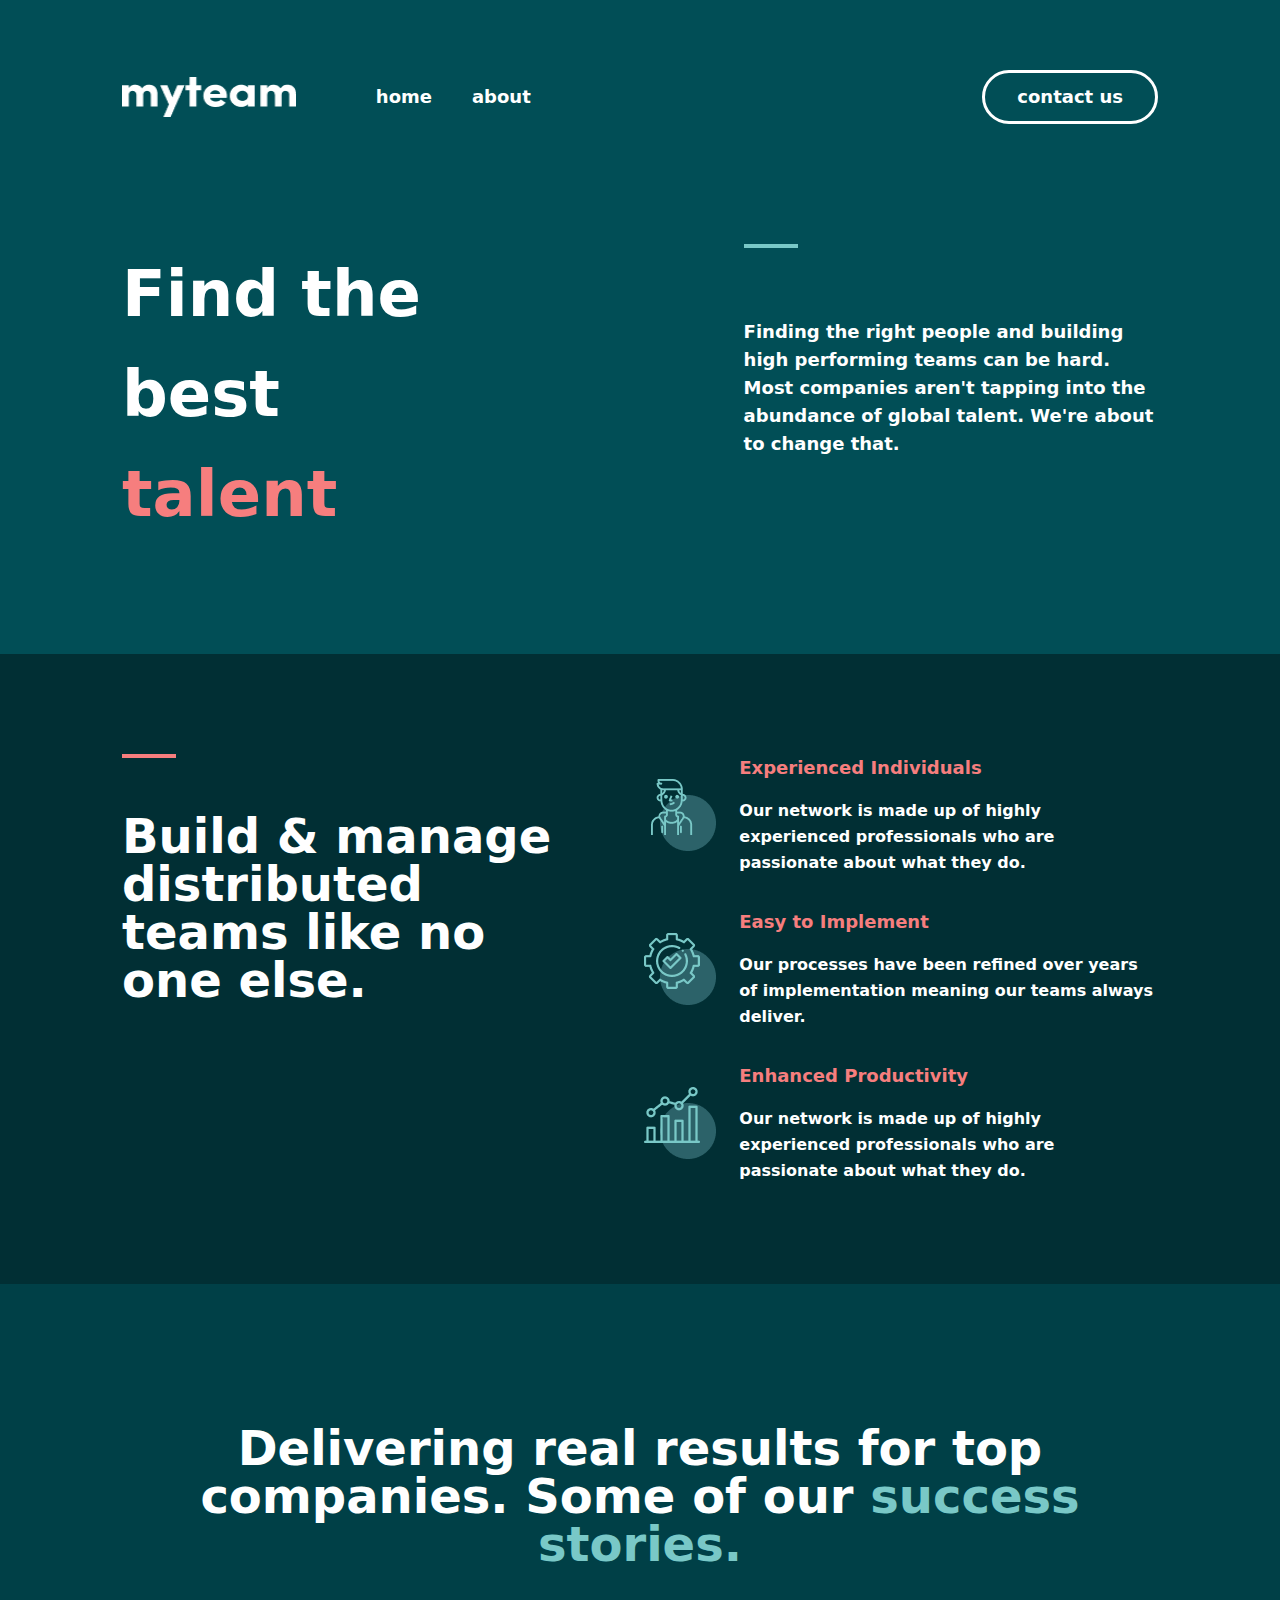
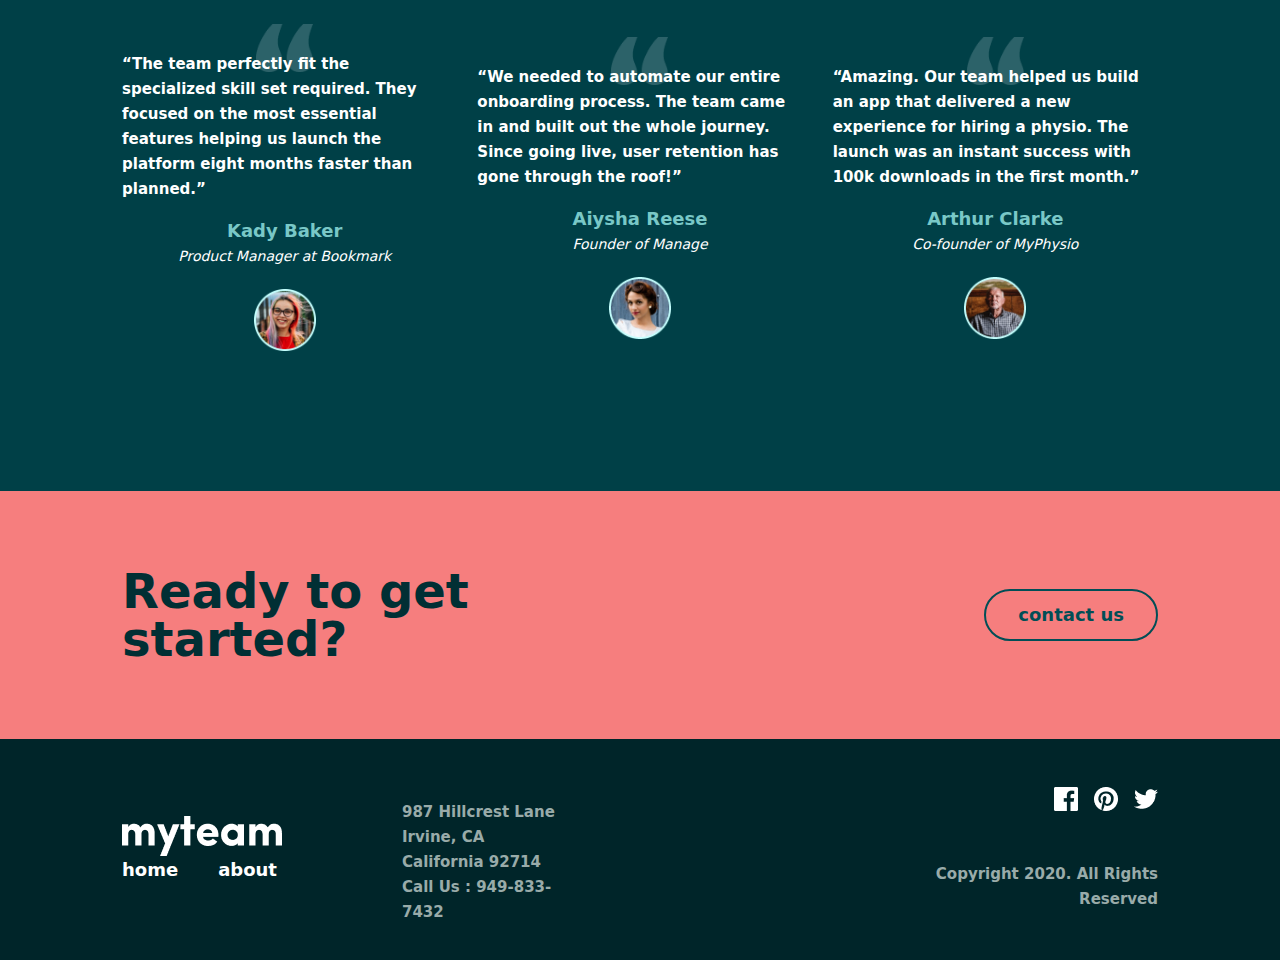
<file: index.html>
<!DOCTYPE html>
<html lang="en">
<head>
    <meta charset="UTF-8">
    <meta name="viewport" content="width=device-width, initial-scale=1.0">
    <link rel="stylesheet" href="./css/main.min.css">
    <title>myteam</title>
</head>
<body>
    
    <header class="header" id="header">
        <div class="container">
            <section class="navbar">
                <div class="navbar__logo">
                    <img src="./assets/img/logo.png" alt="">
                </div>
                <div class="navbar__block">
                    <ul class="navbar__collection">
                        <li class="navbar__item">
                            <a href="./pages/home.html">
                                <span>
                                    home
                                </span>
                            </a>
                        </li>
                        <li class="navbar__item">
                            <a href="./pages/about.html">
                                <span>
                                    about
                                </span>
                            </a>
                        </li>
                    </ul>
                    <button class="navbar__btn">
                        <span>
                            contact us
                        </span>
                    </button>
                </div>
                <div onclick="showMenu()" class="navbar__menu">
                    <span></span>
                    <span></span>
                    <span></span>
                </div>
            </section>
        </div>
    </header>
    
    <main class="main" id="main">
        <section class="hero">
            <div class="container">
                <div class="hero__block">
                    <div class="hero__subtitle">
                        <p>
                            Find the best <span>talent</span>
                        </p>
                    </div>
                    <div class="hero__desc">
                        <p>
                            Finding the right people and building high performing teams can be hard. Most companies aren't tapping into the abundance of global talent. We're about to change that.
                        </p>
                    </div>
                </div>
            </div>
        </section>
        <section class="distributed">
            <div class="container">
                <div class="distributed__block">
                    <div class="distributed__subtitle">
                        <p>
                            Build & manage distributed teams like no one else.
                        </p>
                    </div> 
                    <div class="distributed__wrapper">
                            <div class="distributed__card">
                                <div class="distributed__img">
                                <img src="./assets/img/distributed-1.png" alt="">
                                </div>
                                <div class="distributed__desc">
                                    <div class="distributed__title">
                                    <p>
                                        Experienced Individuals
                                    </p>
                                </div>
                                    <div class="distributed__text">
                                    <p>
                                        Our network is made up of highly experienced professionals who are passionate about what they do.
                                    </p>
                                </div>
                                </div>
                            </div>
                            <div class="distributed__card">
                                <div class="distributed__img">
                                <img src="./assets/img/distributed-2.png" alt="">
                                </div>
                                <div class="distributed__desc">
                                    <div class="distributed__title">
                                    <p>
                                        Easy to Implement
                                    </p>
                                </div>
                                    <div class="distributed__text">
                                    <p>
                                        Our processes have been refined over years of implementation meaning our teams always deliver.
                                    </p>
                                </div>
                                </div>
                            </div>
                            <div class="distributed__card">
                                <div class="distributed__img">
                                <img src="./assets/img/distributed-3.png" alt="">
                                </div>
                                <div class="distributed__desc">
                                    <div class="distributed__title">
                                    <p>
                                        Enhanced Productivity 
                                    </p>
                                </div>
                                    <div class="distributed__text">
                                    <p>
                                        Our network is made up of highly experienced professionals who are passionate about what they do.
                                    </p>
                                </div>
                                </div>
                            </div>
                    </div>
                </div>
            </div>
        </section>
        <section class="results">
            <div class="container">
                <div class="results__block">
                    <div class="results__subtitle">
                        <p>
                            Delivering real results for top companies. Some of our <span>success stories.</span> 
                        </p>
                    </div>
                    <div class="results__wrapper">
                        <div class="results__card">
                            <div class="results__text">
                                <p>
                                    “The team perfectly fit the specialized skill set required. They focused on the most essential features helping us launch the platform eight months faster than planned.”
                                </p>
                            </div>
                            <div class="results__desc">
                                <p>
                                    Kady Baker
                                </p>
                                <i>
                                    Product Manager at Bookmark
                                </i>
                            </div>
                            <div class="results__img">
                                <img src="./assets/img/results-1.png" alt="">
                            </div>
                        </div>
                        <div class="results__card">
                            <div class="results__text">
                                <p>
                                    “We needed to automate our entire onboarding process. The team came in and built out the whole journey. Since going live, user retention has gone through the roof!”
                                </p>
                            </div>
                            <div class="results__desc">
                                <p>
                                    Aiysha Reese 
                                </p>
                                <i>
                                    Founder of Manage
                                </i>
                            </div>
                            <div class="results__img">
                                <img src="./assets/img/results-2.png" alt="">
                            </div>
                        </div>
                        <div class="results__card">
                            <div class="results__text">
                                <p>
                                    “Amazing. Our team helped us build an app that delivered a new experience for hiring a physio. The launch was an instant success with 100k downloads in the first month.”
                                </p>
                            </div>
                            <div class="results__desc">
                                <p>
                                    Arthur Clarke 
                                </p>
                                <i>
                                    Co-founder of MyPhysio
                                </i>
                            </div>
                            <div class="results__img">
                                <img src="./assets/img/results-3.png" alt="">
                            </div>
                        </div>
                    </div>
                </div>
            </div>
        </section>
        <section class="started">
            <div class="container">
                <div class="started__block">
                    <div class="started__desc">
                        <p>
                            Ready to get started?
                        </p>
                    </div>
                    <div class="started__btn">
                        <span>
                            contact us
                        </span>
                    </div>
                </div>
            </div>
        </section>
    </main>

    <footer class="footer" id="footer">
        <div class="container">
            <div class="footer__block">
                <div class="footer__title">
                    <div class="footer__logo">
                        <img src="./assets/img/logo.png" alt="">
                        <ul class="footer__collection">
                            <li class="footer__item">
                                <a href="#">
                                    <span>
                                        home
                                    </span>
                                </a>
                            </li>
                            <li class="footer__item">
                                <a href="#">
                                    <span>
                                        about
                                    </span>
                                </a>
                            </li>
                        </ul>
                    </div>
                    <div class="footer__desc">
                        <p>
                            987  Hillcrest Lane
                        </p>
                        <p>
                            Irvine, CA
                        </p>
                        <p>
                            California 92714
                        </p>
                        <p>
                            Call Us : 949-833-7432
                        </p>
                    </div>
                </div>
                <div class="footer__location">
                    <div class="footer__icons">
                        <img src="./assets/img/faceebook.png" alt="">
                        <img src="./assets/img/d.png" alt="">
                        <img src="./assets/img/twitter.png" alt="">
                    </div>
                    <p>
                        Copyright 2020. All Rights Reserved
                    </p>
                </div>
            </div>
        </div>
    </footer>

    <script src="./js/app.js"></script>
</body>
</html>
</file>
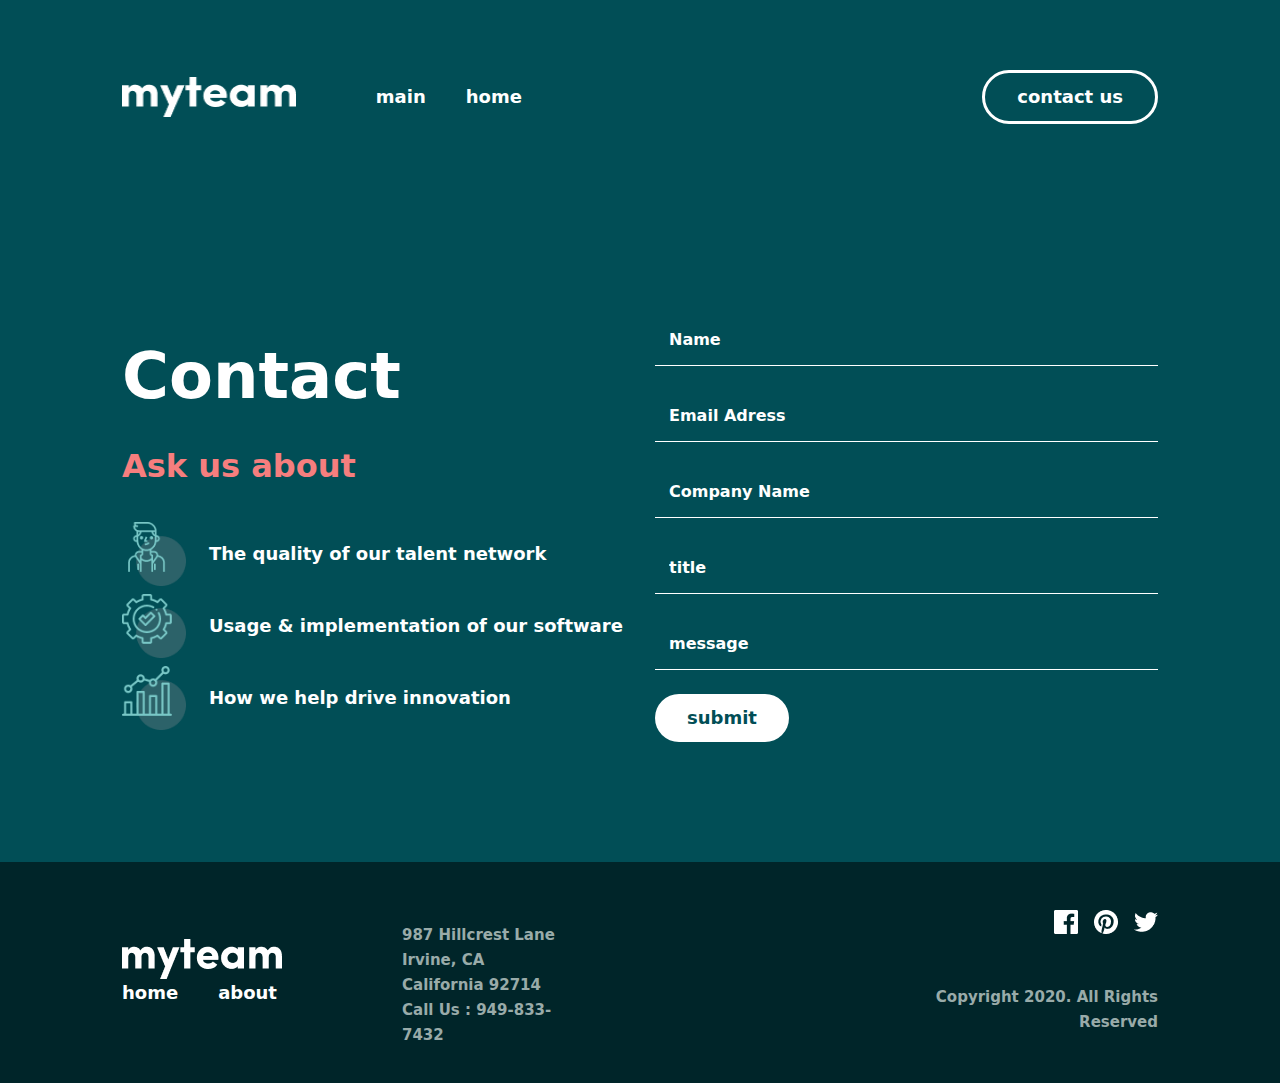
<file: pages/about.html>
<!DOCTYPE html>
<html lang="en">
<head>
    <meta charset="UTF-8">
    <meta name="viewport" content="width=device-width, initial-scale=1.0">
    <link rel="stylesheet" href="../css/main.min.css">
    <title>myteam</title>
</head>
<body>
    
    <header class="header" id="header">
        <div class="container">
            <section class="navbar">
                <div class="navbar__logo">
                    <img src="../assets/img/logo.png" alt="">
                </div>
                <div class="navbar__block">
                    <ul class="navbar__collection">
                        <li class="navbar__item">
                            <a href="../index.html">
                                <span>
                                    main
                                </span>
                            </a>
                        </li>
                        <li class="navbar__item">
                            <a href="./home.html">
                                <span>
                                    home
                                </span>
                            </a>
                        </li>
                    </ul>
                    <button class="navbar__btn">
                        <span>
                            contact us
                        </span>
                    </button>
                </div>
                <div onclick="showMenu()" class="navbar__menu">
                    <span></span>
                    <span></span>
                    <span></span>
                </div>
            </section>
        </div>
    </header>

    <form class="contact" action="">
        <div class="container">
            <div class="contact__block">
                <div class="contact__content">
                    <div class="contact__subtitle">
                        <p>
                            Contact
                        </p>
                    </div>
                    <div class="contact__desc">
                        <div class="contact__title">
                            <p>
                                Ask us about
                            </p>
                        </div>
                        <div class="contact__wrapper">
                            <div class="contact__card">
                                <img src="../assets/img/distributed-1.png" alt="">
                                <p>
                                    The quality of our talent network
                                </p>
                            </div>
                            <div class="contact__card">
                                <img src="../assets/img/distributed-2.png" alt="">
                                <p>
                                    Usage & implementation of our software
                                </p>
                            </div>
                            <div class="contact__card">
                                <img src="../assets/img/distributed-3.png" alt="">
                                <p>
                                    How we help drive innovation
                                </p>
                            </div>
                        </div>
                    </div>
                </div>
                <div class="contact__inp">
                        <input type="text" name="" id="" placeholder="Name" required>
                        <input type="email" name="" id="" placeholder="Email Adress" required>
                        <input type="text" name="" id="" placeholder="Company Name" required>
                        <input type="text" name="" id="" placeholder="title" required>
                        <input type="text" name="" id="" placeholder="message" required>
                        <button type="submit">
                            <span>
                                submit
                            </span>
                        </button>
                </div>
            </div>
        </div>
    </form>

    <footer class="footer" id="footer">
        <div class="container">
            <div class="footer__block">
                <div class="footer__title">
                    <div class="footer__logo">
                        <img src="../assets/img/logo.png" alt="">
                        <ul class="footer__collection">
                            <li class="footer__item">
                                <a href="#">
                                    <span>
                                        home
                                    </span>
                                </a>
                            </li>
                            <li class="footer__item">
                                <a href="#">
                                    <span>
                                        about
                                    </span>
                                </a>
                            </li>
                        </ul>
                    </div>
                    <div class="footer__desc">
                        <p>
                            987  Hillcrest Lane
                        </p>
                        <p>
                            Irvine, CA
                        </p>
                        <p>
                            California 92714
                        </p>
                        <p>
                            Call Us : 949-833-7432
                        </p>
                    </div>
                </div>
                <div class="footer__location">
                    <div class="footer__icons">
                        <img src="../assets/img/faceebook.png" alt="">
                        <img src="../assets/img/d.png" alt="">
                        <img src="../assets/img/twitter.png" alt="">
                    </div>
                    <p>
                        Copyright 2020. All Rights Reserved
                    </p>
                </div>
            </div>
        </div>
    </footer>

    <script src="../js/app.js"></script>
</body>
</html>
</file>
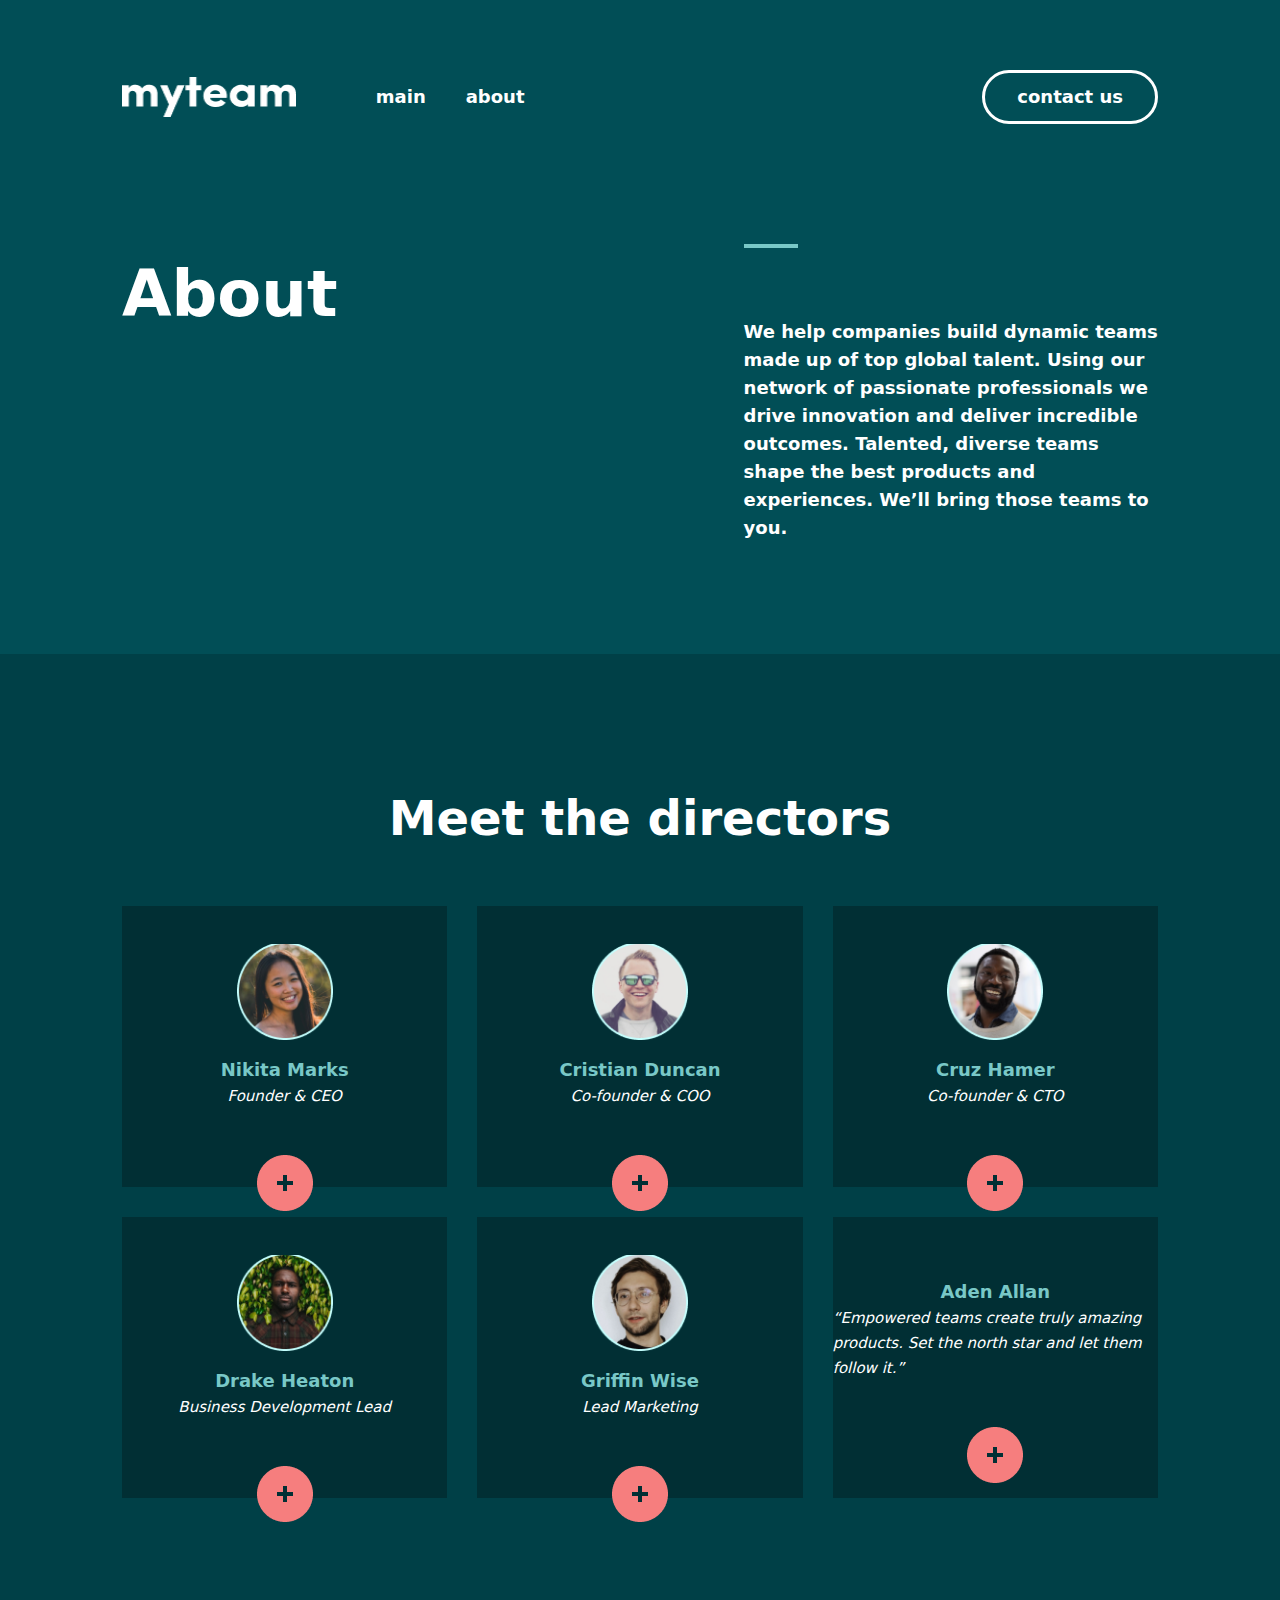
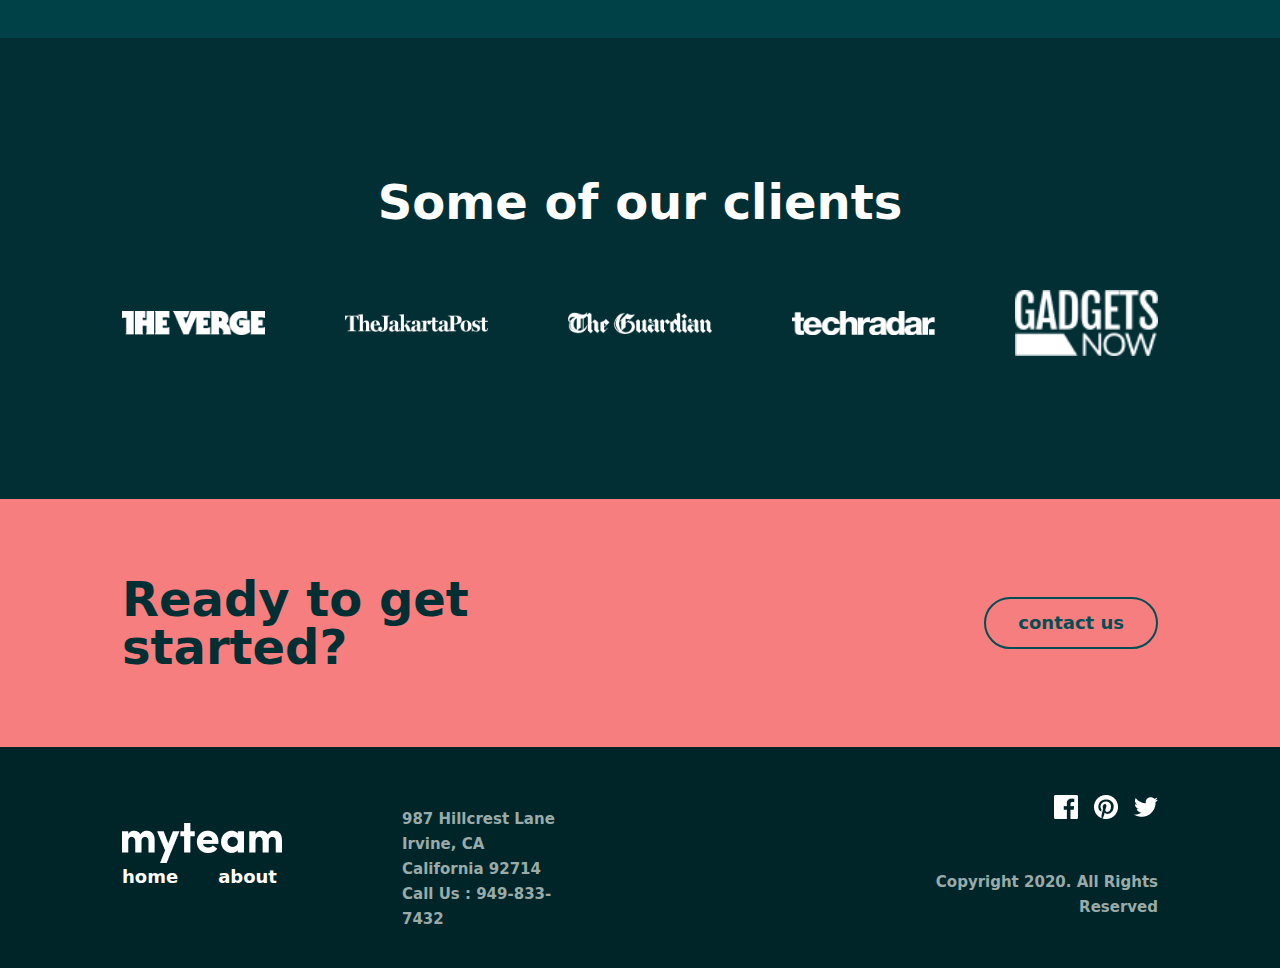
<file: pages/home.html>
<!DOCTYPE html>
<html lang="en">
<head>
    <meta charset="UTF-8">
    <meta name="viewport" content="width=device-width, initial-scale=1.0">
    <link rel="stylesheet" href="../css/main.min.css">
    <title>myteam</title>
</head>
<body>
    
    <header class="header" id="header">
        <div class="container">
            <section class="navbar">
                <div class="navbar__logo">
                    <img src="../assets/img/logo.png" alt="">
                </div>
                <div class="navbar__block">
                    <ul class="navbar__collection">
                        <li class="navbar__item">
                            <a href="../index.html">
                                <span>
                                    main
                                </span>
                            </a>
                        </li>
                        <li class="navbar__item">
                            <a href="./about.html">
                                <span>
                                    about
                                </span>
                            </a>
                        </li>
                    </ul>
                    <button class="navbar__btn">
                        <span>
                            contact us
                        </span>
                    </button>
                </div>
                <div onclick="showMenu()" class="navbar__menu">
                    <span></span>
                    <span></span>
                    <span></span>
                </div>
            </section>
        </div>
    </header>

    <main class="main" id="main">
        <section class="hero">
            <div class="container">
                <div class="hero__block">
                    <div class="hero__subtitle">
                        <p>
                            About
                        </p>
                    </div>
                    <div class="hero__desc">
                        <p>
                            We help companies build dynamic teams made up of top global talent. Using our network of passionate professionals we drive innovation and deliver incredible outcomes. Talented, diverse teams shape the best products and experiences. We’ll bring those teams to you.
                        </p>
                    </div>
                </div>
            </div>
        </section>
        <section class="meet">
            <div class="container">
                <div class="meet__block">
                    <div class="meet__subtitle">
                        <p>
                            Meet the directors
                        </p>
                    </div>
                    <div class="meet__wrapper">
                        <div class="meet__card">
                            <img class="meet__img" src="../assets/img/meet1.png" alt="">
                            <div class="meet__desc">
                                <p>
                                    Nikita Marks
                                </p>
                                <i>
                                    Founder & CEO
                                </i>
                            </div>
                            <img class="meet__icon" src="../assets/img/plus.png" alt="">
                        </div>
                        <div class="meet__card">
                            <img class="meet__img" src="../assets/img/meet2.png" alt="">
                            <div class="meet__desc">
                                <p>
                                    Cristian Duncan
                                </p>
                                <i>
                                    Co-founder & COO
                                </i>
                            </div>
                            <img class="meet__icon" src="../assets/img/plus.png" alt="">
                        </div>
                        <div class="meet__card">
                            <img class="meet__img" src="../assets/img/meet3.png" alt="">
                            <div class="meet__desc">
                                <p>
                                    Cruz Hamer
                                </p>
                                <i>
                                    Co-founder & CTO
                                </i>
                            </div>
                            <img class="meet__icon" src="../assets/img/plus.png" alt="">
                        </div>
                        <div class="meet__card">
                            <img class="meet__img" src="../assets/img/meet4.png" alt="">
                            <div class="meet__desc">
                                <p>
                                    Drake Heaton
                                </p>
                                <i>
                                    Business Development Lead
                                </i>
                            </div>
                            <img class="meet__icon" src="../assets/img/plus.png" alt="">
                        </div>
                        <div class="meet__card">
                            <img class="meet__img" src="../assets/img/meet5.png" alt="">
                            <div class="meet__desc">
                                <p>
                                    Griffin Wise
                                </p>
                                <i>
                                    Lead Marketing
                                </i>
                            </div>
                            <img class="meet__icon" src="../assets/img/plus.png" alt="">
                        </div>
                        <div class="meet__card">
                            <div class="meet__desc">
                                <p>
                                    Aden Allan
                                </p>
                                <i>
                                    “Empowered teams create truly amazing products. Set the north star and let them follow it.”
                                </i>
                            </div>
                            <img class="meet__icon" src="../assets/img/plus.png" alt="">
                        </div>
                    </div>
                </div>
            </div>
        </section>
        <section class="clients">
            <div class="container">
                <div class="clients__block">
                    <div class="clients__subtitle">
                        <p>
                            Some of our clients
                        </p>
                    </div>
                    <div class="clients__wrapper">
                        <div class="clients__card">
                            <img src="../assets/img/verage.png" alt="">
                        </div>
                        <div class="clients__card">
                            <img src="../assets/img/jakarta.png" alt="">
                        </div>
                        <div class="clients__card">
                            <img src="../assets/img/the guardian.png" alt="">
                        </div>
                        <div class="clients__card">
                            <img src="../assets/img/techradar.png" alt="">
                        </div>
                        <div class="clients__card">
                            <img src="../assets/img/gadgets-now.png" alt="">
                        </div>
                    </div>
                </div>
            </div>
        </section>
        <section class="started">
            <div class="container">
                <div class="started__block">
                    <div class="started__desc">
                        <p>
                            Ready to get started?
                        </p>
                    </div>
                    <div class="started__btn">
                        <span>
                            contact us
                        </span>
                    </div>
                </div>
            </div>
        </section>
    </main>


    <footer class="footer" id="footer">
        <div class="container">
            <div class="footer__block">
                <div class="footer__title">
                    <div class="footer__logo">
                        <img src="../assets/img/logo.png" alt="">
                        <ul class="footer__collection">
                            <li class="footer__item">
                                <a href="#">
                                    <span>
                                        home
                                    </span>
                                </a>
                            </li>
                            <li class="footer__item">
                                <a href="#">
                                    <span>
                                        about
                                    </span>
                                </a>
                            </li>
                        </ul>
                    </div>
                    <div class="footer__desc">
                        <p>
                            987  Hillcrest Lane
                        </p>
                        <p>
                            Irvine, CA
                        </p>
                        <p>
                            California 92714
                        </p>
                        <p>
                            Call Us : 949-833-7432
                        </p>
                    </div>
                </div>
                <div class="footer__location">
                    <div class="footer__icons">
                        <img src="../assets/img/faceebook.png" alt="">
                        <img src="../assets/img/d.png" alt="">
                        <img src="../assets/img/twitter.png" alt="">
                    </div>
                    <p>
                        Copyright 2020. All Rights Reserved
                    </p>
                </div>
            </div>
        </div>
    </footer>

    <script src="../js/"></script>
</body>
</html>
</file>
<file: css/main.min.css>
*{margin:0;padding:0;box-sizing:border-box;font-family:system-ui,-apple-system,BlinkMacSystemFont,"Segoe UI",Roboto,Oxygen,Ubuntu,Cantarell,"Open Sans","Helvetica Neue",sans-serif;scroll-behavior:smooth}.container{width:100%;max-width:1068px;padding:0 16px;margin:0 auto}html,body,div,span,applet,object,iframe,h1,h2,h3,h4,h5,h6,p,blockquote,pre,a,fieldset,form,label,legend,table,caption,tbody,tfoot,thead,tr,th,td,article,aside,canvas,details,embed,figure,figcaption,footer,header,hgroup,input,menu,nav,output,ruby,section,summary,time,mark,audio,video{margin:0;padding:0;border:0;font-size:100%;text-decoration:none;color:inherit;outline:none}article,aside,details,figcaption,figure,footer,header,hgroup,menu,nav,section{display:block}body{line-height:1}ol,ul{list-style:none}table{border-collapse:collapse;border-spacing:0}.header{width:100%;background:#014e56;padding:73px 0}.navbar{width:100%;height:48px;display:flex;justify-content:center;align-items:center;gap:80px}.navbar__logo{width:20%;height:40px}.navbar__logo img{width:100%;height:100%}.navbar__block{width:90%;display:flex;justify-content:space-between;align-items:center;gap:50px}.navbar__collection{display:flex;justify-content:start;align-items:center;gap:40px}.navbar__item{font-size:18px;font-weight:600;line-height:28px;color:#fff}.navbar__btn{padding:10px 32px;border:3px solid #fff;border-radius:56px;background:inherit;color:#fff;font-size:18px;line-height:28px;font-weight:600;transition:.5s}.navbar__btn:hover{cursor:pointer;background:#fff;color:#014e56}.navbar__btn:active{transform:scale(0.9)}.navbar__menu{display:none}.navbar__menu span{display:block;width:30px;height:3px;background:#fff;margin-bottom:3px;border-radius:6px}@media(max-width: 650px){.navbar{gap:40px;justify-content:space-between}.navbar__logo{width:15%;height:30px}.navbar__logo img{width:100%;height:100%}.navbar__block{display:none;gap:40px;position:fixed;top:0;right:0;width:33%;height:100vh;z-index:100;flex-direction:column;background-color:#2c6269;align-items:flex-start;justify-content:flex-start;padding:30px}.navbar__collection{flex-direction:column}.navbar__item{color:#fff;width:100%}.navbar__btn{padding:10px 18px;border:3px solid #fff;border-radius:56px;background:inherit;color:#fff;font-size:18px;line-height:28px;font-weight:600;transition:.5s;font-size:16px;line-height:18px;font-weight:600}.navbar__btn:hover{cursor:pointer;background:#fff;color:#014e56}.navbar__btn:active{transform:scale(0.9)}.navbar__menu{display:block}}.hero{width:100%;background:#014e56;padding:50px 0 250px}.hero__block{width:100%;height:160px;display:flex;justify-content:space-between;align-items:start}.hero__subtitle{width:35%;display:flex;justify-content:start;align-items:start}.hero__subtitle p{font-size:64px;font-weight:700;line-height:100px;color:#fff}.hero__subtitle span{color:#f67e7e}.hero__desc{width:40%;display:flex;flex-direction:column;justify-content:center;align-items:start;gap:70px}.hero__desc p{font-size:18px;font-weight:600;line-height:28px;color:#fff}.hero__desc::before{content:"";width:50px;height:0;border:2px solid #79c8c7}@media(max-width: 900px){.hero__subtitle p{font-size:48px;font-weight:600;line-height:72px}.hero__desc p{font-size:16px;font-weight:600;line-height:18px}}@media(max-width: 800px){.hero__block{display:flex;flex-direction:column;justify-content:center;align-items:center;gap:24px}.hero__subtitle{width:50%;display:flex;justify-content:center;align-items:center;text-align:center;font-size:64px;font-weight:700;line-height:100px}.hero__desc{display:flex;justify-content:center;align-items:center;text-align:center;width:70%}}@media(max-width: 600px){.hero__subtitle{font-size:48px;font-weight:700;line-height:32px}.hero__desc{gap:30px;font-size:14px;font-weight:600;line-height:18px}}.distributed{width:100%;padding:100px 0;background:#012f34}.distributed__block{width:100%;display:flex;justify-content:space-between;align-items:start}.distributed__subtitle{width:45%;display:flex;flex-direction:column;justify-content:start;align-items:start;gap:54px}.distributed__subtitle p{font-size:48px;font-weight:700;line-height:48px;color:#fff}.distributed__subtitle::before{content:"";width:50px;border:2px solid #f67e7e}.distributed__wrapper{width:50%;display:flex;flex-direction:column;justify-content:center;align-items:center;gap:32px}.distributed__card{width:100%;display:flex;justify-content:center;align-items:center;gap:23px}.distributed__img{width:72px;height:72px}.distributed__img img{width:100%;height:100%}.distributed__desc{width:80%;display:flex;flex-direction:column;justify-content:center;align-items:start;gap:16px}.distributed__title{width:100%;font-size:18px;font-weight:700;line-height:28px;color:#f67e7e}.distributed__text{width:100%;font-size:16px;font-weight:600;line-height:26px;color:#fff}@media(max-width: 950px){.distributed__subtitle{width:40%;gap:48px}.distributed__subtitle p{font-size:36px;font-weight:700;line-height:32px}.distributed__wrapper{width:60%}.distributed__img{width:60px;height:60px}.distributed__title{font-size:16px;font-weight:18px;font-weight:400}.distributed__text{font-size:14px;font-weight:400;line-height:16px}}@media(max-width: 800px){.distributed__subtitle{width:30%;gap:36px}.distributed__subtitle p{font-size:28px;font-weight:600;line-height:24px}}@media(max-width: 710px){.distributed__block{display:flex;flex-direction:column;justify-content:center;align-items:center;gap:64px}.distributed__subtitle{width:85%;display:flex;flex-direction:column;justify-content:center;align-items:start;gap:32px}.distributed__subtitle p{font-size:32px;font-weight:700;line-height:32px}.distributed__wrapper{width:85%}}@media(max-width: 600px){.distributed__subtitle{gap:28px}.distributed__subtitle p{font-size:28px;font-weight:700;line-height:28px}}@media(max-width: 400px){.distributed__card{display:flex;flex-direction:column;justify-content:center;align-items:center;text-align:center}}.results{width:100%;background:#004047;padding:140px 0}.results__block{width:100%;display:flex;flex-direction:column;justify-content:start;align-items:center;gap:56px}.results__subtitle{width:90%;text-align:center}.results__subtitle p{font-size:48px;font-weight:700;line-height:48px;color:#fff}.results__subtitle p span{color:#79c8c7}.results__wrapper{width:100%;display:flex;justify-content:center;align-items:center;gap:30px}.results__card{width:calc(33.33% - 20px);display:flex;flex-direction:column;justify-content:center;align-items:center;gap:24px}.results__text{width:100%;background:url(../../assets/img/back.png);background-position:top;background-repeat:no-repeat;background-size:cover;background-size:57px;margin-bottom:-37px;padding:28px 0}.results__text p{font-size:15px;font-weight:600;line-height:25px;color:#fff}.results__desc{width:100%;display:flex;flex-direction:column;justify-content:center;align-items:center;gap:2px}.results__desc p{font-size:18px;font-weight:700;line-height:28px;color:#79c8c7}.results__desc i{font-size:14px;font-weight:400;line-height:18px;color:#fff}.results__img{width:62px;height:62px}.results__img img{width:100%;height:100%}@media(max-width: 900px){.results__subtitle p{font-size:36px;font-weight:700;line-height:36px}.results__text p{font-size:14px;font-weight:400;line-height:16px}}@media(max-width: 800px){.results__wrapper{display:flex;flex-direction:column;justify-content:center;align-items:center;gap:48px}.results__card{width:90%;display:flex;justify-content:center;align-items:center;text-align:center}.results__text p{font-size:18px;line-height:25px;font-weight:600}.results__desc p{font-size:18px;line-height:28px;font-weight:700}.results__desc i{font-size:14px;line-height:18px}}@media(max-width: 500px){.results__subtitle p{font-size:32px;font-weight:600;line-height:32px}}.started{width:100%;background:#f67e7e}.started__block{width:100%;display:flex;justify-content:space-between;align-items:center;padding:76px 0}.started__desc{width:50%}.started__desc p{font-size:48px;font-weight:700;line-height:48px;color:#012f34}.started__btn{padding:10px 32px;border:3px solid #fff;border-radius:56px;background:inherit;color:#fff;font-size:18px;line-height:28px;font-weight:600;transition:.5s;border:2px solid #014e56;color:#014e56}.started__btn:hover{cursor:pointer;background:#fff;color:#014e56}.started__btn:active{transform:scale(0.9)}@media(max-width: 900px){.started__desc p{font-size:32px;font-weight:700;line-height:32px}}@media(max-width: 700px){.started__desc p{font-size:28px;font-weight:700;line-height:28px}}@media(max-width: 600px){.started__block{display:flex;flex-direction:column;justify-content:center;align-items:center;gap:24px;text-align:center}.started__desc p{font-size:24px;font-weight:700;line-height:24px}}.footer{width:100%;padding:48px 0;background:#002529}.footer__block{width:100%;display:flex;justify-content:start;align-items:center}.footer__title{display:flex;justify-content:start;align-items:center;gap:120px;flex:1}.footer__logo{width:160px;display:flex;flex-direction:column;justify-content:center;align-items:start;gap:50x}.footer__logo img{width:100%;height:40px}.footer__collection{width:100%;height:28px;display:flex;justify-content:start;align-items:center;gap:40px}.footer__item{font-size:18px;font-weight:600;line-height:28px;color:#fff}.footer__desc{width:171px;height:100px}.footer__desc p{font-size:15px;font-weight:600;line-height:25px;color:#99aba9}.footer__location{width:25%;text-align:right;display:flex;flex-direction:column;justify-content:center;align-items:flex-end;gap:51px}.footer__location p{font-size:15px;font-weight:600;line-height:25px;color:#99aba9}.footer__icons{width:100%;display:flex;justify-content:flex-end;align-items:center;gap:16px}@media(max-width: 800px){.footer__block{display:flex;flex-direction:column;justify-content:center;align-items:center;gap:32px}.footer__title{width:100%;display:flex;justify-content:space-between;align-items:center}.footer__location{width:100%;flex-direction:row;display:flex;justify-content:space-between;align-items:center}.footer__icons{width:50%;display:flex;justify-content:start;align-items:center}}@media(max-width: 650px){.footer__location{width:100%;flex-direction:row;display:flex;justify-content:space-between;align-items:center}.footer__location p{font-size:14px;font-weight:600;line-height:16px}}@media(max-width: 600px){.footer__block{display:flex;flex-direction:column;justify-content:center;align-items:center;gap:40px}.footer__title{display:flex;flex-direction:column;justify-content:center;align-items:center;text-align:center;gap:24px}.footer__logo{text-align:center;display:flex;flex-direction:column;justify-content:center;align-items:center}.footer__desc{text-align:center}.footer__location{display:flex;flex-direction:column;justify-content:center;align-items:center;text-align:center;gap:16px}.footer__icons{display:flex;justify-content:center;align-items:center}}.meet{width:100%;background:#004047;padding:140px 0}.meet__block{width:100%;display:flex;flex-direction:column;justify-content:center;align-items:center;gap:64px}.meet__subtitle{width:100%;display:flex;justify-content:center;align-items:center}.meet__subtitle p{font-size:48px;font-weight:700;line-height:48px;color:#fff}.meet__wrapper{width:100%;display:flex;justify-content:center;align-items:center;gap:30px;flex-wrap:wrap}.meet__card{width:calc(33.33% - 20px);height:281px;display:flex;flex-direction:column;justify-content:center;align-items:center;gap:16px;padding:16px 0 0;background:#012f34}.meet__img{width:96px;height:96px;margin-top:16px}.meet__desc{width:100%;display:flex;flex-direction:column;justify-content:center;align-items:center}.meet__desc p{font-size:18px;font-weight:700;line-height:28px;color:#79c8c7}.meet__desc i{font-size:15px;line-height:25px;color:#fff}.meet__icon{position:relative;width:56px;height:56px;top:30px}@media(max-width: 770px){.meet__wrapper{gap:11px}.meet__card{width:calc(50% - 5.5px)}}@media(max-width: 500px){.meet__wrapper{flex-direction:column;gap:52px}.meet__card{width:100%}}.clients{width:100%;background:#012f34;padding:140px 0}.clients__block{width:100%;display:flex;flex-direction:column;justify-content:center;align-items:center;gap:64px}.clients__subtitle{width:100%;display:flex;justify-content:center;align-items:center}.clients__subtitle p{font-size:48px;font-weight:700;line-height:48px;color:#fff}.clients__wrapper{width:100%;display:flex;justify-content:center;align-items:center;gap:80px}.clients__card{width:calc(20% - 64px)}.clients__card img{width:100%}@media(max-width: 900px){.clients__wrapper{gap:60px}.clients__card{width:calc(20% - 48px)}}@media(max-width: 800px){.clients__subtitle p{font-size:32px;font-weight:700;line-height:32px}.clients__wrapper{gap:40px}.clients__card{width:calc(20% - 32px)}}@media(max-width: 700px){.clients__wrapper{gap:20px}.clients__card{width:calc(20% - 16px)}}@media(max-width: 600px){.clients__block{width:100%}.clients__subtitle{width:100%}.clients__subtitle p{font-size:48px;line-height:48px}.clients__wrapper{display:flex;flex-direction:column;justify-content:center;align-items:center;gap:32px}.clients__card{width:50%}}@media(max-width: 470px){.clients__subtitle p{font-size:32px;line-height:32px}}.contact{width:100%;padding:120px 0;background:#014e56}.contact__block{width:100%;display:flex;justify-content:center;align-items:center;gap:30px}.contact__content{width:calc(50% - 15px);display:flex;flex-direction:column;justify-content:center;align-items:center;gap:16px}.contact__subtitle{width:100%;display:flex;justify-content:start;align-items:center}.contact__subtitle p{font-size:64px;font-weight:700;line-height:100px;color:#fff}.contact__desc{width:100%;display:flex;flex-direction:column;justify-content:center;align-items:start;gap:32px}.contact__title{width:100%;display:flex;flex-direction:column;justify-content:center;align-items:start}.contact__title p{font-size:32px;font-weight:700;line-height:48px;color:#f67e7e}.contact__wrapper{width:100%;display:flex;flex-direction:column;justify-content:center;align-items:center;gap:8px}.contact__card{width:100%;display:flex;justify-content:center;align-items:center;gap:23px}.contact__card img{width:calc(15% - 11.5px)}.contact__card p{width:calc(85% - 11.5px);font-size:18px;font-weight:700;line-height:28px;color:#fff}.contact__inp{width:calc(50% - 15px);display:flex;flex-direction:column;justify-content:center;align-items:start;gap:24px}.contact__inp input{width:100%;border-bottom:1px solid #fff;background:inherit;padding:16px 14px}.contact__inp input::-moz-placeholder{font-size:16px;font-weight:600;line-height:26px;color:#fff}.contact__inp input::placeholder{font-size:16px;font-weight:600;line-height:26px;color:#fff}.contact__inp input:last-child{padding:0 14px 58px}.contact__inp button{padding:10px 32px;border:3px solid #fff;border-radius:56px;background:inherit;color:#fff;font-size:18px;line-height:28px;font-weight:600;transition:.5s;background:#fff;border:none;color:#014e56}.contact__inp button:hover{cursor:pointer;background:#fff;color:#014e56}.contact__inp button:active{transform:scale(0.9)}@media(max-width: 800px){.contact__block{display:flex;flex-direction:column;justify-content:center;align-items:center;gap:64px}.contact__content{width:90%;display:flex;flex-direction:column;justify-content:center;align-items:center}.contact__subtitle{display:flex;justify-content:center;align-items:center}.contact__title{display:flex;justify-content:center;align-items:center}.contact__inp{width:90%}}/*# sourceMappingURL=main.min.css.map */
</file>
